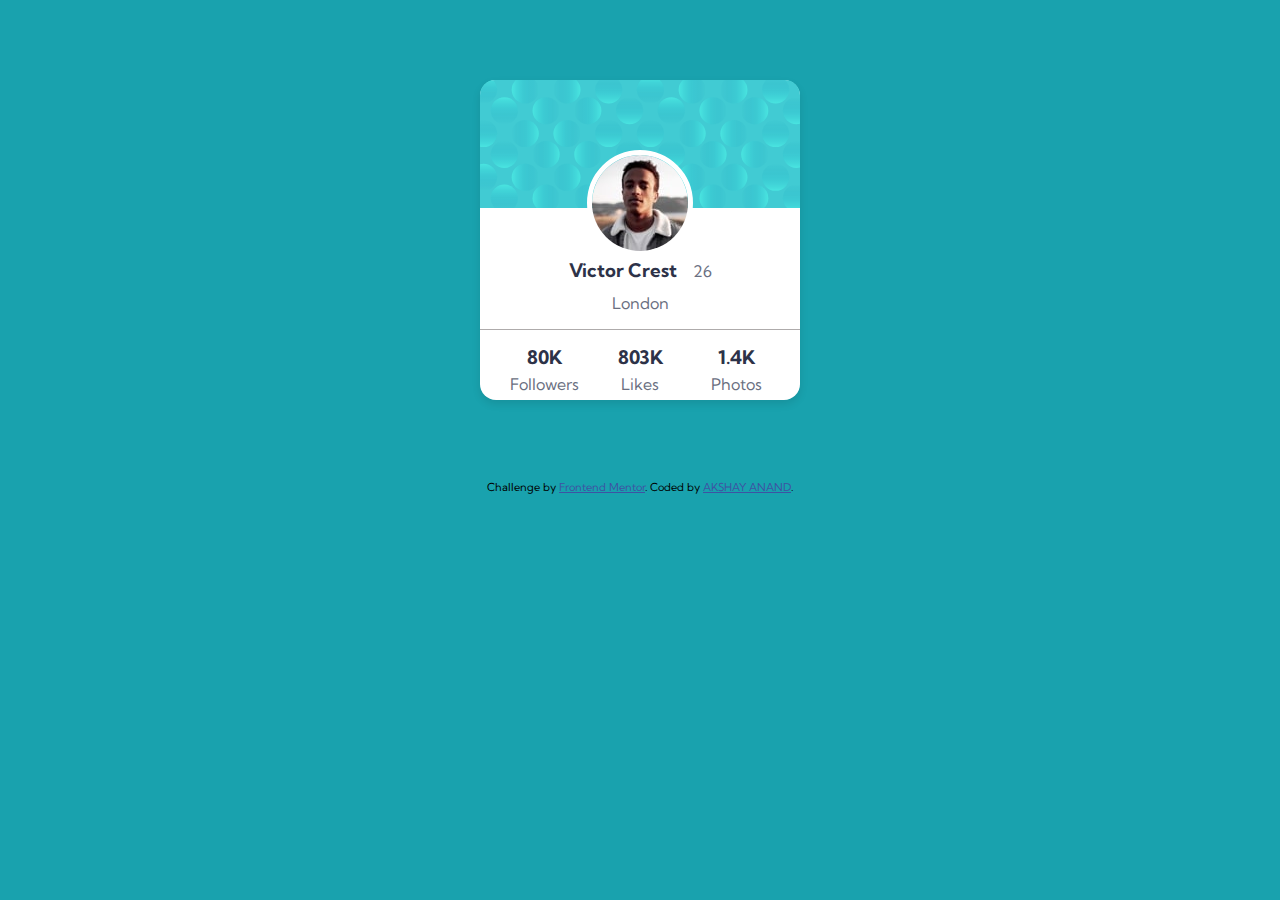
<file: 6.profile-card-component-main/index.html>
<!DOCTYPE html>
<html lang="en">
<head>
  <meta charset="UTF-8">
  <meta name="viewport" content="width=device-width, initial-scale=1.0"> <!-- displays site properly based on user's device -->

  <link rel="icon" type="image/png" sizes="32x32" href="./images/favicon-32x32.png">
  
  <title>Frontend Mentor | Profile card component</title>
  <link rel="preconnect" href="https://fonts.googleapis.com">
<link rel="preconnect" href="https://fonts.gstatic.com" crossorigin>
<link href="https://fonts.googleapis.com/css2?family=Kumbh+Sans:wght@100..900&display=swap" rel="stylesheet">

  <link rel="stylesheet" href="index.css">
  <!-- Feel free to remove these styles or customise in your own stylesheet 👍 -->
  <style>
    .attribution { font-size: 11px; text-align: center; }
    .attribution a { color: hsl(228, 45%, 44%); }
  </style>
</head>
<body>
<main class="container">

  <!-- <section id="background">
    <img class="background-img" id="top" src="images/bg-pattern-top.svg" alt="top semi sphere for the background">
    <img class="background-img" id="bottom" src="images/bg-pattern-bottom.svg" alt="bottom semi sphere for the background">
  </section> -->
    
  
    <div class="upper-container">
        <img id="profile-background" src="./images/bg-pattern-card.svg" alt="">

        <img  id="profile-img" src="./images/image-victor.jpg" alt="avatar">
    </div>

    </div>

    <div class="middle-container">
      <h3 style="color: hsl(229, 23%, 23%);">Victor Crest</h3>
      <p style="color: hsl(227, 10%, 46%);"> 26</p>
    </div>

    <div class="london">
      <p style="color: hsl(227, 10%, 46%);">London</p>
    </div>

    <div class="line"></div>

    <div class="bottom-container">  
      <div class="numbers">
        <h3>80K</h3>
        <p>Followers</p>
      </div>
      <div class="numbers">
        <h3>803K</h3>
        <p> Likes</p>
      </div>
      <div class="numbers">
        <h3>1.4K</h3>
        <p>Photos</p>
      </div>
    </div>
    
</main>
  
  <div class="attribution">
     Challenge by <a href="https://www.frontendmentor.io?ref=challenge" target="_blank">Frontend Mentor</a>. 
    Coded by <a href="#">AKSHAY ANAND</a>.
  </div>
</body>
</html>
</file>
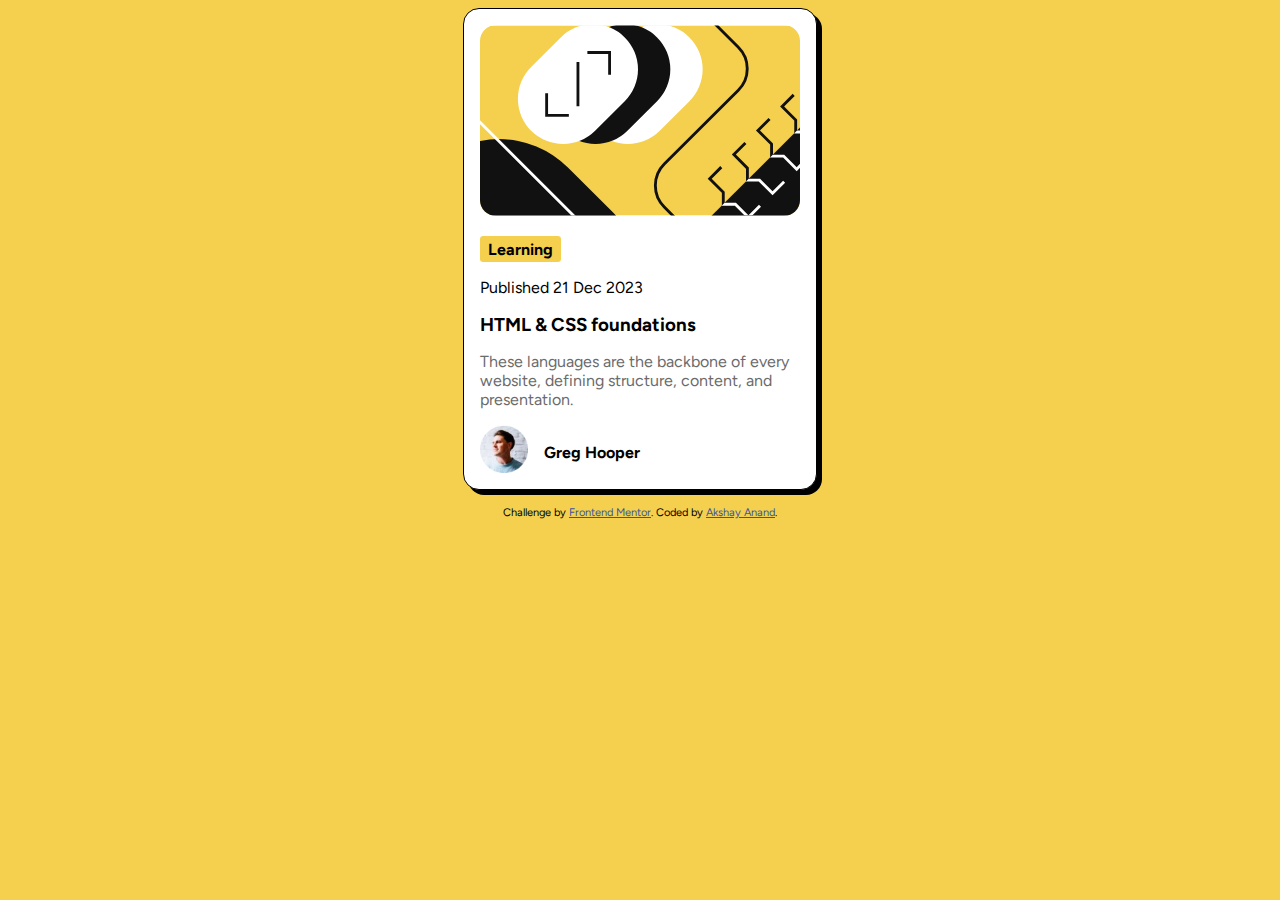
<file: blog-preview-card-main/index.html>
<!DOCTYPE html>
<html lang="en">
<head>
  <meta charset="UTF-8">
  <meta name="viewport" content="width=device-width, initial-scale=1.0"> <!-- displays site properly based on user's device -->

  <link rel="icon" type="image/png" sizes="32x32" href="./assets/images/favicon-32x32.png">
  
  <title>Frontend Mentor | Blog preview card</title>

  <!-- Feel free to remove these styles or customise in your own stylesheet 👍 -->
  <style>
    .attribution { font-size: 11px; text-align: center; }
    .attribution a { color: hsl(228, 45%, 44%); }
  </style>
  <link rel="stylesheet" href="index.css">
</head>
<body>
<main class="container">
  <div >  <img class="img1" src="assets/images/illustration-article.svg" alt="">
  </div>

  <div class="inside">
    <div class="learning"><b>Learning</b></div>

    <p class="para1">  Published 21 Dec 2023  </p>
  
    <h3 class="h3">  HTML & CSS foundations  </h3>
  
    <p class="para2">  These languages are the backbone of every website, defining structure, content, and presentation.
    </p>
  
    <div class="avatar">
      <img class="img2" src="assets/images/image-avatar.webp" alt="">
  
      <div class="avatar-text"><b>  Greg Hooper  </b></div>
    
    </div>
   
  </div>
 
</main>
 
  <div class="attribution">
    Challenge by <a href="https://www.frontendmentor.io?ref=challenge" target="_blank">Frontend Mentor</a>. 
    Coded by <a href="#">Akshay Anand</a>.
  </div>
</body>
</html>
</file>
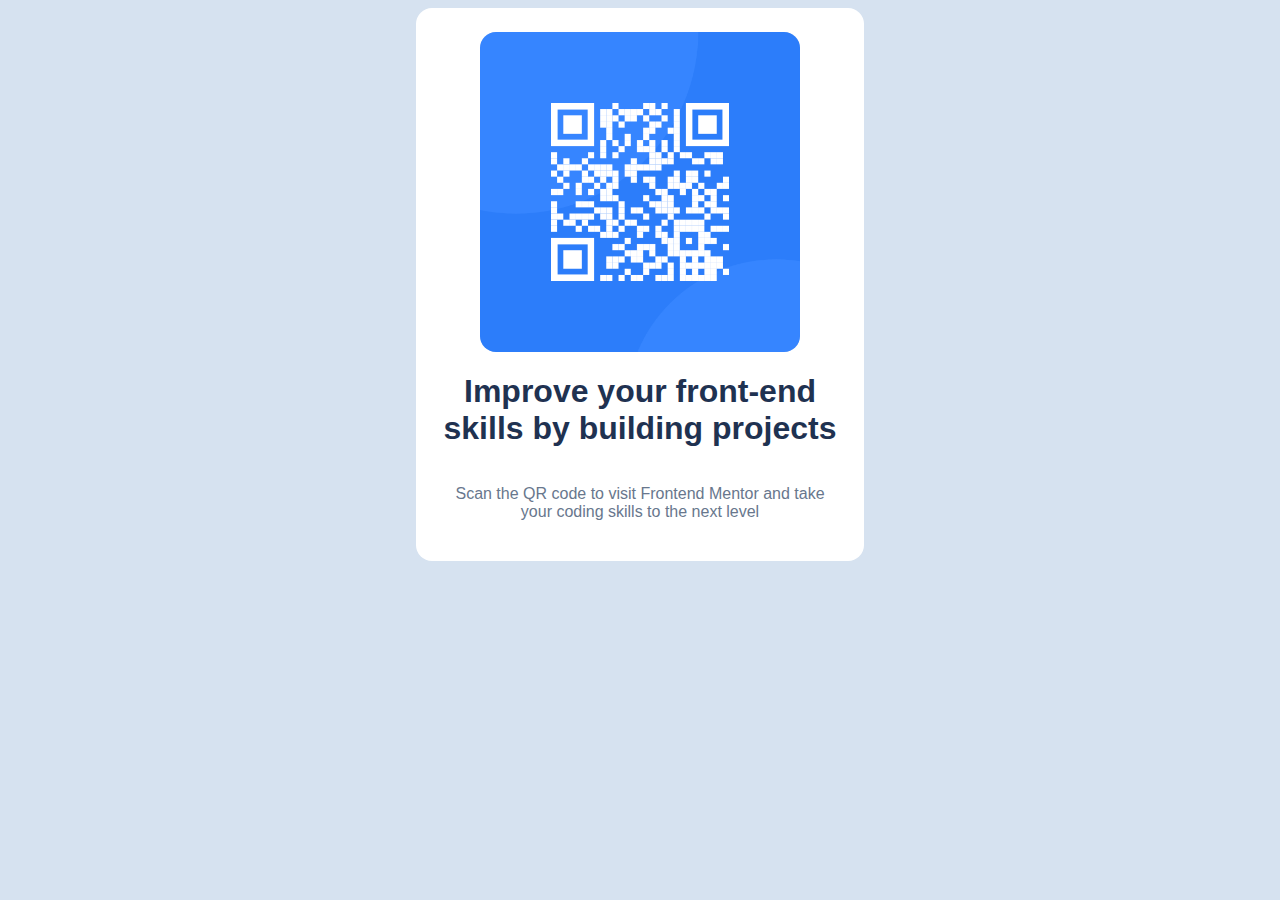
<file: qr-code-component-main/index.html>
<!DOCTYPE html>
<html lang="en">
<head>
  <meta charset="UTF-8">
  <meta name="viewport" content="width=device-width, initial-scale=1.0"> <!-- displays site properly based on user's device -->

  <link rel="icon" type="image/png" sizes="32x32" href="./images/favicon-32x32.png">
  
  <title>Frontend Mentor | QR code component</title>

  <!-- Feel free to remove these styles or customise in your own stylesheet 👍 -->
  <style>
    .attribution { font-size: 11px; text-align: center; }
    .attribution a { color: hsl(228, 45%, 44%); }
  </style>
  <link rel="stylesheet" href="index.css">
</head>
<body>
  <main class="container">
    <img class="image" src="images/image-qr-code.png" alt="qr code">
    <h1 class="heading">Improve your front-end skills by building projects
    </h1>
    <p class="para">  Scan the QR code to visit Frontend Mentor and take your coding skills to the next level
    </p>
  
  <!-- <div class="attribution">
    Challenge by <a href="https://www.frontendmentor.io?ref=challenge" target="_blank">Frontend Mentor</a>. 
    Coded by <a href="#">Akshay</a>.
  </div> -->
  </main>

  
</body>
</html>
</file>
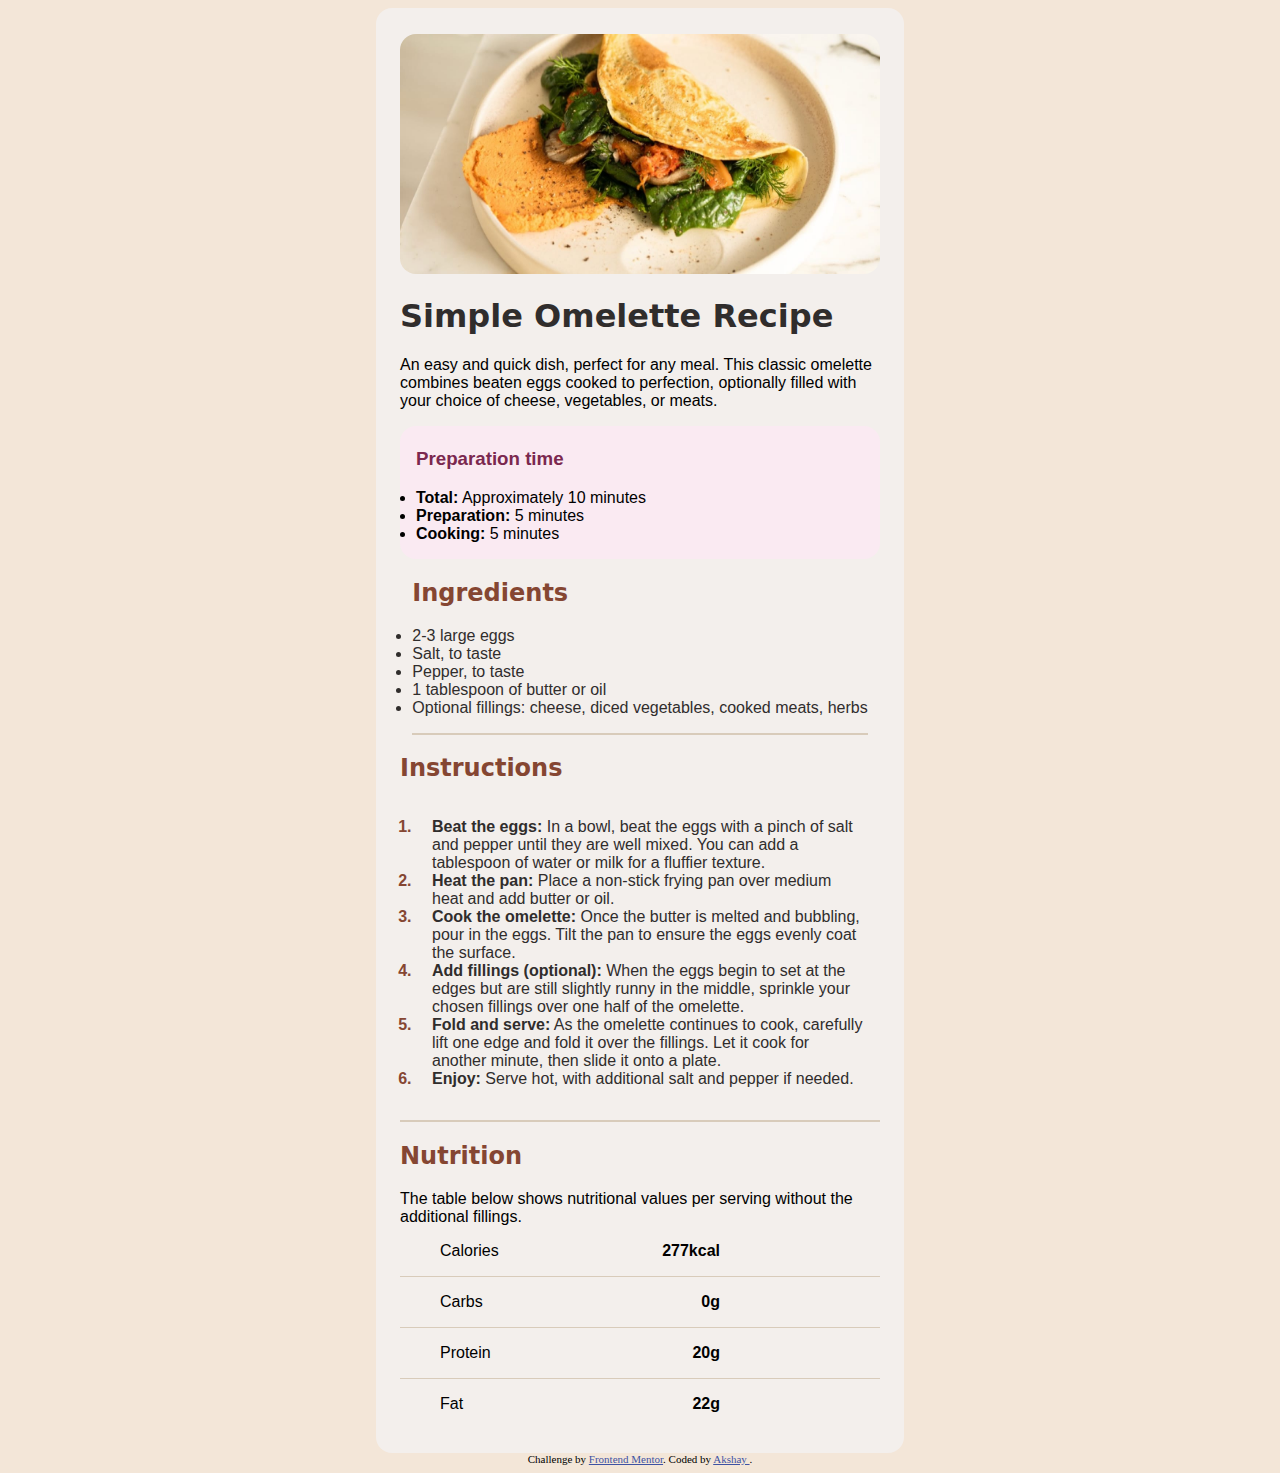
<file: recipe-page-main/index.html>
<!DOCTYPE html>
<html lang="en">
<head>
  <meta charset="UTF-8">
  <meta name="viewport" content="width=device-width, initial-scale=1.0"> <!-- displays site properly based on user's device -->

  <link rel="icon" type="image/png" sizes="32x32" href="./assets/images/favicon-32x32.png">
  <link rel="stylesheet" href="index.css">
  
  <title>Frontend Mentor | Recipe page</title>

  <!-- Feel free to remove these styles or customise in your own stylesheet 👍 -->
  <style>
    .attribution { font-size: 11px; text-align: center; }
    .attribution a { color: hsl(228, 45%, 44%); }
  </style>
</head>
<body>


  <main class="container">
    <img class="image" src="assets/images/image-omelette.jpeg" alt="">

    <div class="header">
      <h1>    Simple Omelette Recipe    </h1>

      <p class="para">
      An easy and quick dish, perfect for any meal. This classic omelette combines beaten eggs cooked 
      to perfection, optionally filled with your choice of cheese, vegetables, or meats.
      </p>

    </div>
    
  
  <div class="prep">

    <h3>  Preparation time    </h3>

    <li>  <b>Total:</b> Approximately 10 minutes</li>
    <li>  <b>Preparation:</b> 5 minutes</li>
    <li>  <b>Cooking:</b> 5 minutes</li>
  </div>

  <div class="ingredients">

    <h2 class="h21">Ingredients</h2>
  
    <li>2-3 large eggs</li>
    <li>Salt, to taste</li>
    <li>Pepper, to taste</li>
    <li>1 tablespoon of butter or oil</li>
    <li>Optional fillings: cheese, diced vegetables, cooked meats, herbs</li>
  
  </div>

  <div class="instruct">
    <h2 class="h21">Instructions</h2>
  <ol class="olist">
    <li class="list"><b>Beat the eggs:</b> In a bowl, beat the eggs with a pinch of salt and pepper until they are well mixed. 
    You can add a tablespoon of water or milk for a fluffier texture.</li>
    <li class="list"><b>Heat the pan:</b> Place a non-stick frying pan over medium heat and add butter or oil.</li>
    <li class="list"><b>Cook the omelette:</b> Once the butter is melted and bubbling, pour in the eggs. Tilt the pan to ensure 
    the eggs evenly coat the surface.</li>
    <li class="list"><b>Add fillings (optional):</b> When the eggs begin to set at the edges but are still slightly runny in the 
    middle, sprinkle your chosen fillings over one half of the omelette.</li>
    <li class="list"><b> Fold and serve:</b> As the omelette continues to cook, carefully lift one edge and fold it over the 
    fillings. Let it cook for another minute, then slide it onto a plate.</li>
    <li class="list"><b>Enjoy: </b>Serve hot, with additional salt and pepper if needed.</li>
</ol>
    
  </div>
  
  <div class="nutrition">
    <h2 class="h21">  Nutrition</h2>
    <p>The table below shows nutritional values per serving without the additional fillings.</p>
    <div>
      <ul class="ul1"><span>Calories  </span>  <b>277kcal</b>      </ul>
    <ul class="ul1"><span>Carbs </span>      <b>0g</b>            </ul>
    <ul class="ul1"><span>Protein</span>     <b>20g </b>          </ul>
    <ul class="ul2"><span>Fat </span>        <b> 22g </b>         </ul>

    </div>
   
  </div>
  
  
  </main>
  
  <footer>
    <div class="attribution">
      Challenge by <a href="https://www.frontendmentor.io?ref=challenge" target="_blank">Frontend Mentor</a>. 
      Coded by <a href="#">Akshay  </a>.
    </div>
  </footer>
  
</body>
</html>
</file>
<file: 6.profile-card-component-main/index.css>
body{
    font-family: "Kumbh Sans", sans-serif;
    font-optical-sizing: auto;
    font-style: normal;
    background-color: hsl(185, 75%, 39%);
    background-position: top left;
    background-size: 50% auto, 50% auto;
    font-optical-sizing: auto;
    font-style: normal;
}
.container{
    background-image: url('./images/bg-pattern-bottom.svg');
    display: flex;
    flex-direction: column;
    align-items: center;
    border-radius: 1rem;
    height: 20rem;
    width: 20rem;
    margin: 0 auto;
    margin-top: 5rem;
    background:white;
    box-shadow: 0px 4px 8px rgba(0, 0, 0, 0.1); /* optional for elevation effect */

}
.upper-container{
    display: flex;
    flex-direction: column;
    justify-content: center;
    align-items: center;
}
.name{
    display: flex;
    flex-direction: row;
}
.background-img {
    position: absolute;
    z-index: 50;
}


#profile-background {
    /* position: absolute; */
    z-index: 0;
    width: 100%;
    
    border-radius: 15px 15px 0 0;
    /* margin-top:; */
}

#profile-img {
    display: flex;
    flex-direction: column;
    justify-content: center;
    align-items: center;
    position: relative;
    border-radius: 50%;
    /* width: 28%; */
    border: 5px solid white;
    margin-top: -18%;
}
.middle-container{
    display: flex;
    flex-direction: row;
    margin-top: -1rem;
    margin-bottom: -1.5rem;
    /* justify-content: space-between; */
}
.middle-container h3{
    margin-right: 1rem;
}
.middle-container p{
    margin-top: 1.3rem;
}
.london{
    margin-top: 0;
}
.line {
    height: 0.1px;
    background-color: rgb(174, 171, 171);
    width: 100%;
    margin-bottom: 1rem;
    padding-bottom: 1px;
}
.bottom-container{
    display: flex;
    flex-direction: row;
    justify-content: space-between;
    align-items: center;

}
.bottom-container h3{
    justify-content: center;
    align-items: center;
}
.numbers{
    display: flex;
    flex-direction: column;
    justify-content: center;
    align-items: center; 
    text-align: center; 
    width: 6rem;
}
.bottom-container h3 {
    margin: 0;
}
.bottom-container p {
    margin: 5px 0 0 0; /* Adjust spacing between h3 and p if necessary */
    color: hsl(227, 10%, 46%);
}
.numbers h3{
    color: hsl(229, 23%, 23%);
}
.attribution{
    position: relative;
    margin-top: 5rem;
}
</file>
<file: blog-preview-card-main/index.css>
@import url('https://fonts.googleapis.com/css2?family=Figtree:ital,wght@0,300..900;1,300..900&display=swap');
*{
    font-family: "Figtree", sans-serif;
    font-optical-sizing: auto;
    font-style: normal; 

} 
body{
    background-color:hsl(47, 88%, 63%) ;
}
.container{
    display: flex;
    flex-direction: column;
    align-items: center;
    justify-content: center;
    margin: 0 auto;
    width: 20rem;
    padding: 1rem;
    border: 1px solid black;
    border-radius: 1rem;
    box-shadow: 5px 5px 0px 0px black;
    background-color: white;
}
.inside{
    display: flex;
    flex-direction: column;    
}
.img1{
    border-radius: 1rem;
    width: 20rem;
}
.learning{
    margin-top: 1rem;
    background-color:hsl(47, 88%, 63%);
    padding: 0.2rem  0.5rem 0.2rem 0.5rem;
    border-radius: 0.2rem;
    width: fit-content;
}
.para1{
    font-size: 16px;
}
.h3{
    margin: 0;
}
.h3:hover{
    transition-delay: 200ms;
    color: hsl(47, 88%, 63%);
}
.para2{
    font-size: 16px;
    color: hsl(0, 0%, 42%);
}
.avatar{
    display: flex;
    flex-direction: row;
    justify-content: flex-start;
    height: 3rem;
    
}
.img2{
    width: 3rem;
}
.avatar-text{
    padding-left: 1rem;
    margin-top:1.15rem;
}
.attribution{
    margin-top: 1rem;
}
</file>
<file: qr-code-component-main/index.css>
*{
    background-color: hsl(212, 45%, 89%);
}
.container{
    font-family: "Outfit", sans-serif;
    font-optical-sizing: auto;
    /* font-weight: 400; */
    font-style: normal;
    display: flex;
    flex-direction: column;
    align-items: center;
    justify-content: center;
    margin: 0 auto;
    background-color: white;
        width: 25rem;
    padding: 1.5rem;
    border-radius: 1rem;
    
}

.image{
    width: 20rem;
    border-radius: 1rem;
}
.heading{
    font-weight: 700;
    color: hsl(218, 44%, 22%);
    display: flex;
    justify-content: self;
    align-items: center;
    background-color: white;
    text-align: center;
    /* text-indent: 50px;  */

}
.para{
    font-weight: 400;
    color:hsl(216, 15%, 48%);
    background-color: white;
    text-align: center;
}
.attribution{
    background-color: white;

}
</file>
<file: recipe-page-main/index.css>
body{
  background-color: hsl(30, 54%, 90%);
} 


.image{
  margin: 2rem;
  margin-bottom: 0.1rem;
  margin-top: 0.1rem;
    height: 15rem;    
    width: 30rem;
    border-radius: 1rem;
}
.container{
  display: flex;
  flex-direction: column;
  align-items: center;
  justify-content: center;
  width: 30rem;
  font-family: "Outfit", sans-serif;
  font-optical-sizing: auto;
  font-weight: 400;
  font-style: normal;
  margin: 0 auto;
  /* background-color: hsl(0, 0%, 100%); */
  /* background-color: hsl(30, 54%, 90%); */
}
.container{
  background-color: hsl(26, 23%, 94%);
  padding: 1.5rem;
  border-radius: 1rem;
}

.prep{
  background-color: hsl(330, 64%, 95%);
  width: 28rem;
  border-radius: 1rem;
  padding: 1rem;
  padding-top: 0.2rem;
  display: flex;
  flex-direction: column;
  align-items: left;
  justify-content: left;
  float: left;  
}
.prep h3{
  color:  hsl(332, 51%, 32%);
}
.ingredients{
  color:hsl(14, 45%, 36%);
  color:  hsl(24, 5%, 18%);
  padding-bottom: 1rem;
  border-bottom: 2px solid hsl(34, 28%, 79%);
}


.instruct{
  /* color: hsl(14, 45%, 36%); */
  color:  hsl(24, 5%, 18%);
  border-bottom: 2px solid hsl(34, 28%, 79%);

}
.olist{
  padding: 1rem;


}

.list{
  padding-left: 1rem;
}
.list::marker{
  color: hsl(14, 45%, 36%);
  font-weight: bold;
}
.ul1{
  border-bottom: 1px solid hsl(34, 28%, 79%);
  padding-bottom: 1rem;
  display: flex;
  justify-content: space-between;
  
  padding-right: 10rem;

}
.ul2{
  display: flex;
  justify-content: space-between;  
  padding-right: 10rem;
  
}

h1{
  color:hsl(24, 5%, 18%);
  font-family: "Young Serif", system-ui;

}


.h21{
  font-family: "Young Serif", system-ui;
  color: hsl(14, 45%, 36%);
  /* font-family: "Arvo", serif; */

}
</file>
